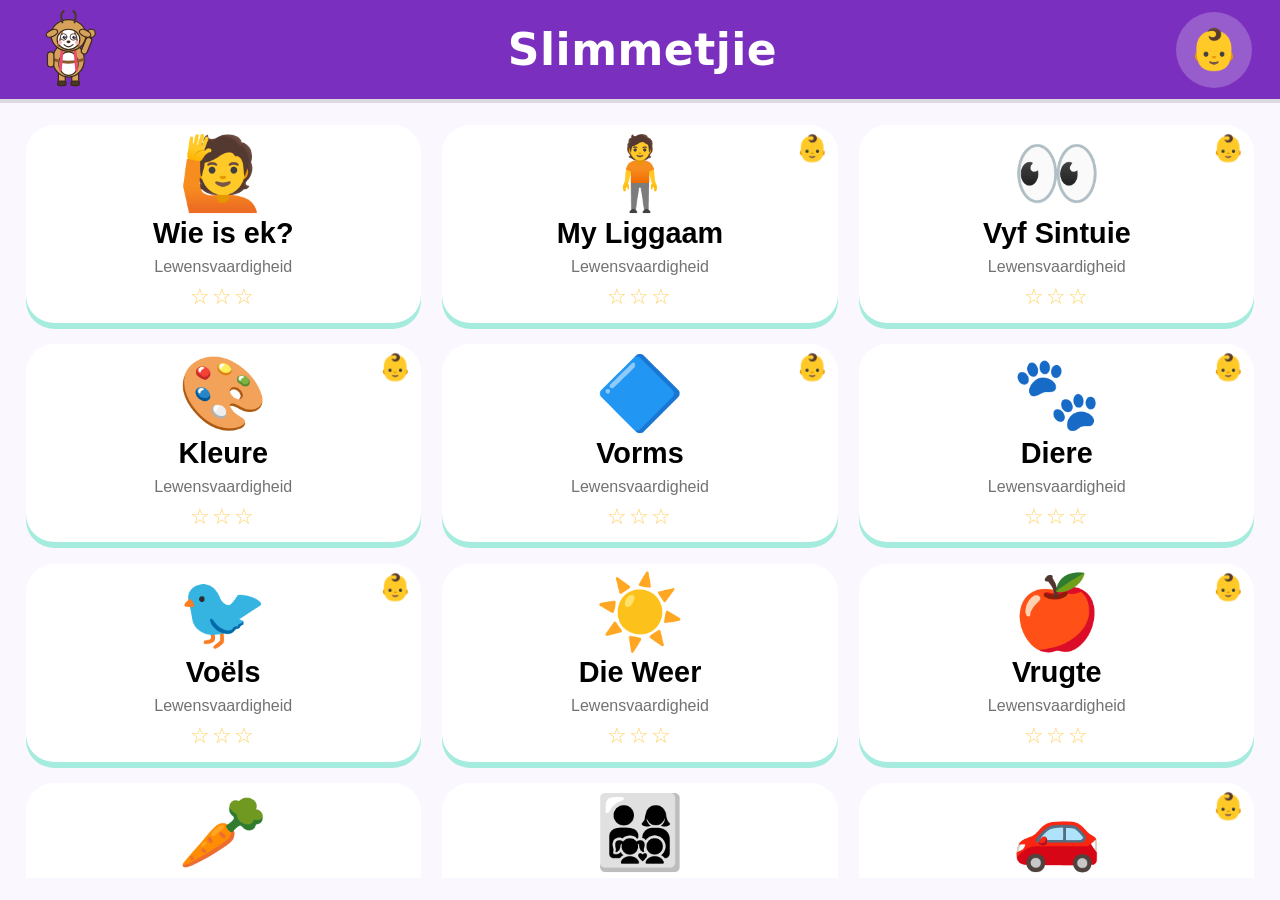
<file: index.html>
<!DOCTYPE html>
<html lang="af">
<head>
  <meta charset="utf-8">
  <meta name="viewport" content="width=device-width, initial-scale=1, maximum-scale=1, user-scalable=no, viewport-fit=cover">
  <title>Slimmetjie — Leer saam met Slimmetjie!</title>
  <meta name="description" content="'n Afrikaanse leerapp vir kinders — Graad R.">
  <meta name="theme-color" content="#7B2FBE">

  <!-- PWA -->
  <link rel="manifest" href="manifest.json">
  <link rel="apple-touch-icon" href="assets/icons/apple-touch-icon.png">
  <meta name="apple-mobile-web-app-capable" content="yes">
  <meta name="mobile-web-app-capable" content="yes">
  <meta name="apple-mobile-web-app-status-bar-style" content="default">
  <meta name="apple-mobile-web-app-title" content="Slimmetjie">

  <link rel="icon" href="assets/icons/icon.svg" type="image/svg+xml">
  <link rel="stylesheet" href="style.css">
</head>
<body>
  <header id="topbar">
    <button id="backBtn" class="topbtn back-btn" hidden aria-label="Terug">
      <span aria-hidden="true">⟵</span>
    </button>

    <button id="mascotBtn" class="mascot-btn" aria-label="Slimmetjie">
      <img id="mascot" class="mascot" src="assets/mascot/slimmetjie_wave.svg" alt="Slimmetjie die springbok" draggable="false">
    </button>

    <h1 id="appTitle">Slimmetjie</h1>

    <button id="babyToggle" class="topbtn baby-toggle" aria-pressed="false" aria-label="Baba-modus">
      <span aria-hidden="true">👶</span>
    </button>
  </header>

  <main id="view" aria-live="polite"></main>

  <!-- Modale laag (ouerkontrole, antwoord-onthulling, ens.) -->
  <div id="overlay" class="overlay" hidden></div>

  <script type="module" src="app.js"></script>
</body>
</html>
</file>
<file: style.css>
/* Slimmetjie — globale style
   Groot tik-teikens, ronde hoeke, warm palet, geen scroll, werk portret + landskap. */

:root {
  --geel: #FFD166;
  --koraal: #EF476F;
  --teal: #06D6A0;
  --pers: #7B2FBE;
  --wit: #FFFFFF;
  --ink: #2B2140;
  --sag: #FBF7FF;

  --radius: 28px;
  --tap: clamp(80px, 16vmin, 160px);   /* minimum tik-teiken */
  --gap: clamp(12px, 2.4vmin, 28px);
  --topbar-h: clamp(64px, 11vh, 110px);
}

* { box-sizing: border-box; -webkit-tap-highlight-color: transparent; }
[hidden] { display: none !important; }

html, body {
  height: 100%;
  margin: 0;
  overflow: hidden;            /* geen scroll */
  overscroll-behavior: none;
  background: var(--sag);
  color: var(--ink);
  font-family: "Comic Sans MS", "Baloo 2", "Trebuchet MS", "Segoe UI", system-ui, sans-serif;
  -webkit-user-select: none;
  user-select: none;
  touch-action: manipulation;
}

body {
  display: flex;
  flex-direction: column;
  height: 100vh;
  height: 100dvh;              /* dvh hou voorrang waar ondersteun */
}

/* ---------- Topbalk ---------- */
#topbar {
  flex: 0 0 auto;
  height: var(--topbar-h);
  display: flex;
  align-items: center;
  gap: var(--gap);
  padding: 0 clamp(10px, 3vw, 28px);
  background: var(--pers);
  color: var(--wit);
  box-shadow: 0 4px 0 rgba(0,0,0,.12);
  z-index: 10;
}

#appTitle {
  flex: 1;
  margin: 0;
  font-size: clamp(24px, 5vmin, 44px);
  text-align: center;
  letter-spacing: .5px;
}

.topbtn {
  flex: 0 0 auto;
  width: clamp(52px, 9vmin, 76px);
  height: clamp(52px, 9vmin, 76px);
  border: none;
  border-radius: 50%;
  background: rgba(255,255,255,.22);
  color: var(--wit);
  font-size: clamp(26px, 5vmin, 40px);
  cursor: pointer;
  display: grid;
  place-items: center;
  transition: transform .08s ease, background .15s ease;
}
.topbtn:active { transform: scale(.9); }
.baby-toggle[aria-pressed="true"] { background: var(--geel); color: var(--ink); }

.mascot-btn {
  flex: 0 0 auto;
  border: none;
  background: transparent;
  padding: 0;
  cursor: pointer;
  height: 100%;
  display: grid;
  place-items: center;
}
.mascot {
  height: clamp(48px, 9vmin, 92px);
  width: auto;
  pointer-events: none;
}

/* ---------- Hoof aansig ---------- */
#view {
  flex: 1 1 auto;
  min-height: 0;
  position: relative;
  display: flex;
  flex-direction: column;
  padding: var(--gap);
  overflow: hidden;
}

/* ---------- Tuisrooster ---------- */
.grid {
  flex: 1;
  display: grid;
  grid-template-columns: repeat(2, 1fr);     /* 2 per ry op iPad */
  gap: var(--gap);
  overflow-y: auto;                          /* slegs die rooster mag rol */
  -webkit-overflow-scrolling: touch;
  padding: 4px;
  align-content: start;
}
@media (min-width: 900px) and (orientation: landscape) {
  .grid { grid-template-columns: repeat(3, 1fr); }
}

.card {
  position: relative;
  border: none;
  border-radius: var(--radius);
  background: var(--wit);
  box-shadow: 0 6px 0 rgba(123,47,190,.18);
  padding: clamp(10px, 2.4vmin, 22px);
  min-height: clamp(120px, 22vmin, 220px);
  display: flex;
  flex-direction: column;
  align-items: center;
  justify-content: center;
  gap: 8px;
  cursor: pointer;
  transition: transform .1s ease;
}
.card:active { transform: scale(.96); }
.card .ikoon { font-size: clamp(38px, 8vmin, 72px); line-height: 1; }
.card .naam {
  font-size: clamp(18px, 3.2vmin, 30px);
  font-weight: 700;
  text-align: center;
}
.card .vak { font-size: clamp(12px, 1.8vmin, 16px); opacity: .55; }

.card .sterre { font-size: clamp(14px, 2.4vmin, 22px); color: var(--geel); letter-spacing: 2px; }
.card .baba-badge {
  position: absolute; top: 8px; right: 10px; font-size: clamp(18px, 3vmin, 26px);
}
.card .klaar-kol {
  position: absolute; top: 10px; left: 10px;
  width: 16px; height: 16px; border-radius: 50%;
  background: var(--teal); box-shadow: 0 0 0 3px var(--wit);
}

/* Vak-kleur strepe */
.card[data-vak="Lewensvaardigheid"] { box-shadow: 0 6px 0 rgba(6,214,160,.35); }
.card[data-vak="Wiskunde"]          { box-shadow: 0 6px 0 rgba(239,71,111,.30); }
.card[data-vak="Afrikaans Huistaal"]{ box-shadow: 0 6px 0 rgba(255,209,102,.55); }

/* ---------- Algemene module-uitleg ---------- */
.module-stage {
  flex: 1;
  min-height: 0;
  display: flex;
  flex-direction: column;
  align-items: center;
  justify-content: center;
  gap: var(--gap);
  text-align: center;
}
.module-titel {
  font-size: clamp(22px, 4.4vmin, 40px);
  margin: 0;
}
.prompt {
  font-size: clamp(20px, 3.6vmin, 34px);
  font-weight: 700;
  margin: 0;
  min-height: 1.4em;
}

/* groot tikbare blok */
.tap-tile, .choice {
  border: 4px solid var(--ink);
  border-radius: var(--radius);
  background: var(--wit);
  min-width: var(--tap);
  min-height: var(--tap);
  display: grid;
  place-items: center;
  cursor: pointer;
  transition: transform .08s ease;
  font-size: clamp(20px, 4vmin, 40px);
  font-weight: 700;
}
.tap-tile:active, .choice:active { transform: scale(.93); }

.row {
  display: flex;
  flex-wrap: wrap;
  gap: var(--gap);
  justify-content: center;
  align-items: center;
}

/* groot SVG-tooneel */
.svg-stage {
  flex: 1;
  min-height: 0;
  width: 100%;
  display: grid;
  place-items: center;
}
.svg-stage svg, .svg-stage img { max-height: 100%; max-width: 100%; height: auto; }

/* Pyltjie-navigasie */
.nav-arrow {
  border: none;
  background: var(--teal);
  color: var(--wit);
  width: clamp(56px, 10vmin, 84px);
  height: clamp(56px, 10vmin, 84px);
  border-radius: 50%;
  font-size: clamp(28px, 5vmin, 46px);
  cursor: pointer;
  box-shadow: 0 5px 0 rgba(0,0,0,.15);
}
.nav-arrow:active { transform: translateY(3px); box-shadow: none; }

/* Foto-knoppie */
.foto-knop {
  border: none;
  background: var(--geel);
  color: var(--ink);
  border-radius: 999px;
  padding: 10px 22px;
  font-size: clamp(16px, 2.6vmin, 24px);
  font-weight: 700;
  cursor: pointer;
  box-shadow: 0 4px 0 rgba(0,0,0,.12);
}

/* Animasies */
@keyframes bounce {
  0%,100% { transform: translateY(0); }
  30%     { transform: translateY(-26px) scale(1.06); }
  60%     { transform: translateY(0) scale(1); }
}
.bounce { animation: bounce .6s ease 2; }

@keyframes shake {
  0%,100% { transform: translateX(0); }
  20%,60% { transform: translateX(-10px); }
  40%,80% { transform: translateX(10px); }
}
.shake { animation: shake .4s ease; }

@keyframes pop {
  0% { transform: scale(.6); opacity: 0; }
  100% { transform: scale(1); opacity: 1; }
}
.pop { animation: pop .25s ease; }

.regte-antwoord { outline: 6px solid var(--teal); outline-offset: 4px; }

/* ---------- Overlay (ouerkontrole / antwoord) ---------- */
.overlay {
  position: fixed; inset: 0;
  background: rgba(43,33,64,.55);
  display: grid; place-items: center;
  padding: 24px; z-index: 100;
}
.overlay[hidden] { display: none; }
.panel {
  background: var(--wit);
  border-radius: var(--radius);
  padding: clamp(18px, 4vmin, 36px);
  max-width: min(560px, 92vw);
  width: 100%;
  box-shadow: 0 12px 0 rgba(0,0,0,.2);
  text-align: center;
}
.panel h2 { margin-top: 0; font-size: clamp(22px, 4vmin, 34px); }
.panel .ry { display: flex; justify-content: space-between; align-items: center; gap: 12px; margin: 14px 0; flex-wrap: wrap; }
.panel button.aksie {
  border: none; border-radius: 16px; padding: 12px 18px; font-size: 18px;
  font-weight: 700; cursor: pointer; background: var(--teal); color: var(--wit);
}
.panel button.gevaar { background: var(--koraal); }
.panel .toemaak { background: var(--pers); }

/* "Kom binnekort" plekhouer (Fase 3 modules) */
.binnekort {
  flex: 1; display: grid; place-items: center; text-align: center;
  font-size: clamp(20px, 4vmin, 34px); gap: 16px;
}
.binnekort .groot { font-size: clamp(60px, 16vmin, 140px); }

.visually-hidden {
  position: absolute; width: 1px; height: 1px; overflow: hidden; clip: rect(0 0 0 0);
}

/* Tikbare SVG-dele (ls-02 liggaam) */
.svg-stage [data-part] {
  cursor: pointer;
  transform-box: fill-box;
  transform-origin: center;
  transition: transform .12s ease;
}
.svg-stage [data-part].tik { transform: scale(1.18); }

/* Diere-tooneel (ls-06): middel-area bind die hoogte sodat die SVG nooit
   die foto-knoppie van die skerm af stoot nie. */
.dier-middel {
  flex: 1 1 auto;
  min-height: 0;
  width: 100%;
  display: flex;
  align-items: stretch;          /* full-tap kry die volle (begrensde) hoogte */
  justify-content: center;
  gap: var(--gap);
}
.dier-middel > .nav-arrow { align-self: center; flex: 0 0 auto; }

/* Heel-skerm tikbare dier (ls-06) */
.full-tap {
  flex: 1 1 auto; min-width: 0; min-height: 0;
  display: grid; place-items: center;
  cursor: pointer; position: relative; overflow: hidden;
}
.full-tap svg, .full-tap img { max-height: 100%; max-width: 100%; width: auto; height: auto; }

/* Emoji-visuele (galery-modules) — skaal met die begrensde tooneel */
.emoji-groot { font-size: clamp(90px, 34vmin, 300px); line-height: 1; user-select: none; }

/* Pas-speletjie (matching-game) */
.match-wrap { display: flex; gap: var(--gap); flex: 1; min-height: 0; width: 100%; }
.match-col { flex: 1; display: flex; flex-direction: column; gap: var(--gap); min-height: 0; }
.match-col .choice { flex: 1; width: 100%; min-height: 0; padding: 6px; }
.m-emoji { font-size: 1.7em; }
.gekies { outline: 6px solid var(--pers); outline-offset: 3px; }
.vas { opacity: .55; }

/* Syfer-keuses (number-recognition) */
.syfer { font-size: clamp(48px, 14vmin, 120px); min-width: var(--tap); }

/* Vorm-teëls (shape-tap) */
.vorm-tile { padding: 10px; }
.vorm-tile svg { width: clamp(54px, 13vmin, 120px); height: auto; }

/* Vergelyk (comparison) */
.compare-wrap { display: flex; gap: var(--gap); flex: 1; min-height: 0; width: 100%; }
.compare-panel {
  flex: 1; min-height: 0; overflow: hidden;
  border: 4px solid var(--ink); border-radius: var(--radius); background: var(--wit);
  display: flex; flex-wrap: wrap; align-content: center; justify-content: center;
  gap: 6px; padding: 10px; cursor: pointer; transition: transform .08s ease;
}
.compare-panel:active { transform: scale(.97); }
.compare-panel.kolom { align-items: flex-end; justify-content: center; flex-wrap: nowrap; }
.compare-emoji { font-size: clamp(22px, 6vmin, 52px); line-height: 1; }
.compare-big { font-size: clamp(90px, 30vmin, 240px); line-height: 1; }
.compare-small { font-size: clamp(38px, 11vmin, 100px); line-height: 1; }
.bar { width: 55%; background: var(--teal); border: 4px solid var(--ink); border-radius: 12px; }

/* Volgorde (sequence) */
.seq-wrap { display: flex; flex-wrap: wrap; gap: var(--gap); justify-content: center; align-content: center; flex: 1; min-height: 0; }
.seq-tile { display: flex; flex-direction: column; align-items: center; gap: 2px; position: relative; padding: 10px; min-width: var(--tap); }
.seq-emoji { font-size: clamp(34px, 8vmin, 64px); line-height: 1; }
.seq-label { font-size: clamp(13px, 2.3vmin, 22px); font-weight: 700; }
.seq-num { position: absolute; top: 3px; left: 7px; font-size: clamp(16px, 3vmin, 26px); color: var(--pers); font-weight: 800; }

/* Sorteer (sort-and-count) */
.sort-items { display: flex; flex-wrap: wrap; gap: var(--gap); justify-content: center; align-content: center; flex: 1; min-height: 0; }
.sort-item { min-width: var(--tap); padding: 8px; }
.sort-emoji { font-size: clamp(34px, 8vmin, 64px); line-height: 1; }
.sort-bins { display: flex; gap: var(--gap); justify-content: center; flex: 0 0 auto; }
.sort-bin { display: flex; flex-direction: column; align-items: center; gap: 2px; padding: 10px 18px; }
.bin-count { font-size: clamp(20px, 4vmin, 32px); font-weight: 800; color: var(--pers); }

/* Posisie (position-game) */
.pos-stage { position: relative; width: clamp(170px, 40vmin, 300px); height: clamp(170px, 40vmin, 300px); margin: auto; align-self: center; }
.pos-box { position: absolute; left: 50%; top: 50%; transform: translate(-50%, -50%); font-size: clamp(72px, 22vmin, 160px); }
.pos-cat { position: absolute; font-size: clamp(48px, 14vmin, 110px); }
.pos-cat.pos-bo    { left: 50%; top: 0;    transform: translate(-50%, -95%); }
.pos-cat.pos-onder { left: 50%; bottom: 0; transform: translate(-50%, 95%); }
.pos-cat.pos-langs { right: 0;  top: 50%;  transform: translate(95%, -50%); }
.pos-cat.pos-in    { left: 50%; top: 50%;  transform: translate(-50%, -58%); }
.woord { font-size: clamp(22px, 4vmin, 36px); padding: 14px 22px; }

/* Patrone (pattern-complete) */
.pat-row { display: flex; gap: 10px; justify-content: center; align-items: center; flex-wrap: wrap; flex: 0 0 auto; }
.pat-cell { font-size: clamp(34px, 9vmin, 72px); line-height: 1; }
.pat-slot { opacity: .55; }
.pat-opt { font-size: clamp(34px, 9vmin, 72px); min-width: var(--tap); }

/* Wie is ek? — opstel-vorm (ouer) + kaarte */
.vorm { display: flex; flex-direction: column; gap: 12px; width: 100%; max-width: min(460px, 92vw); margin: auto; text-align: left; overflow-y: auto; padding: 4px; }
.vorm label { display: flex; flex-direction: column; gap: 4px; font-weight: 700; font-size: clamp(15px, 2.4vmin, 20px); }
.vorm input { font-size: 18px; padding: 10px; border: 3px solid var(--ink); border-radius: 14px; font-family: inherit; }
.vorm .disclaimer { font-size: 14px; font-weight: 400; background: #FFF3C4; padding: 8px 12px; border-radius: 12px; }
.vorm .aksie { border: none; border-radius: 16px; padding: 14px; font-size: 20px; font-weight: 800; background: var(--teal); color: #fff; cursor: pointer; }
.ek-grid { display: flex; flex-wrap: wrap; gap: var(--gap); justify-content: center; align-content: center; flex: 1; min-height: 0; overflow-y: auto; }
.ek-kaart { display: flex; flex-direction: column; align-items: center; gap: 6px; padding: 12px; min-width: clamp(120px, 26vmin, 190px); }
.ek-kaart .emoji-mid { font-size: clamp(44px, 10vmin, 80px); line-height: 1; }
.ek-foto img { width: clamp(72px, 16vmin, 130px); height: clamp(72px, 16vmin, 130px); object-fit: cover; border-radius: 50%; border: 4px solid var(--pers); display: block; }
.ek-foto.avatar-emoji { font-size: clamp(60px, 14vmin, 110px); line-height: 1; }

/* Klank- en rym-teëls (sound-match, rhyme-match) */
.klank-tile { padding: 12px; min-width: var(--tap); }
.klank-tile .emoji-mid { font-size: clamp(40px, 10vmin, 80px); line-height: 1; }
.rym-teiken { font-size: clamp(70px, 18vmin, 150px); line-height: 1; flex: 0 0 auto; }
.rym-teiken .emoji-mid { font-size: inherit; }

/* Boek (interactive-book) */
.boek-stage { display: flex; align-items: center; justify-content: center; gap: var(--gap); flex: 1; min-height: 0; width: 100%; }
.boek-blad { flex: 1; min-width: 0; min-height: 0; display: grid; place-items: center;
  border: 4px solid var(--ink); border-radius: var(--radius); background: var(--wit); padding: 10px; height: 100%; }
.boek-blad .emoji-groot { font-size: clamp(90px, 30vmin, 240px); }

/* Alfabet (alphabet-tap) */
.alf-toon { flex: 0 0 auto; display: flex; flex-direction: column; align-items: center; gap: 4px; min-height: clamp(90px, 22vmin, 200px); justify-content: center; }
.alf-toon .emoji-groot { font-size: clamp(70px, 18vmin, 150px); }
.alf-grid { flex: 1; min-height: 0; overflow-y: auto; display: grid; gap: 8px;
  grid-template-columns: repeat(6, 1fr); align-content: start; padding: 4px; width: 100%; }
@media (min-width: 700px) { .alf-grid { grid-template-columns: repeat(8, 1fr); } }
.alf-tile { min-width: 0; min-height: clamp(48px, 11vmin, 90px); font-size: clamp(24px, 6vmin, 48px); font-weight: 800; padding: 0; }
.foto-laag {
  position: absolute; inset: 0;
  background: var(--sag);
  padding: 10px;
}
/* width/height 100% teen die begrensde absolute boks + object-fit:contain
   laat die foto binne pas sonder om oor die skerm te stoot. */
.foto-laag img {
  display: block;
  width: 100%; height: 100%;
  object-fit: contain;
  border-radius: var(--radius);
}

/* Kleurblokke (ls-04) */
.kleur-blok {
  flex: 1 1 30%;
  min-width: var(--tap); min-height: var(--tap);
  border: 5px solid var(--ink);
  border-radius: var(--radius);
  display: flex; align-items: flex-end; justify-content: center;
  padding-bottom: 10px;
  font-size: clamp(16px, 3vmin, 28px); font-weight: 800;
  cursor: pointer; transition: transform .08s ease;
}
.kleur-blok:active { transform: scale(.94); }
.kleur-blok .etiket {
  background: rgba(255,255,255,.85); color: var(--ink);
  border-radius: 999px; padding: 3px 14px;
}

/* Tel-voorwerpe (math-01) */
.tel-wrap { display: flex; flex-wrap: wrap; gap: var(--gap); justify-content: center; align-content: center; flex: 1; min-height: 0; }
.tel-item { width: clamp(64px, 13vmin, 110px); cursor: pointer; transition: transform .1s ease; }
.tel-item:active { transform: scale(.9); }
.tel-teller { font-size: clamp(40px, 10vmin, 96px); font-weight: 800; color: var(--pers); }

/* Sing-saam (hl-08) */
.lied-icoon { font-size: clamp(70px, 18vmin, 150px); }
.lied-reels { display: flex; flex-direction: column; gap: 8px; align-items: center; }
.lied-reel { font-size: clamp(18px, 3.2vmin, 30px); opacity: .45; transition: opacity .2s, transform .2s; }
.lied-reel.aktief { opacity: 1; transform: scale(1.08); font-weight: 800; color: var(--pers); }
.lied-knoppe { display: flex; gap: var(--gap); }
</file>
